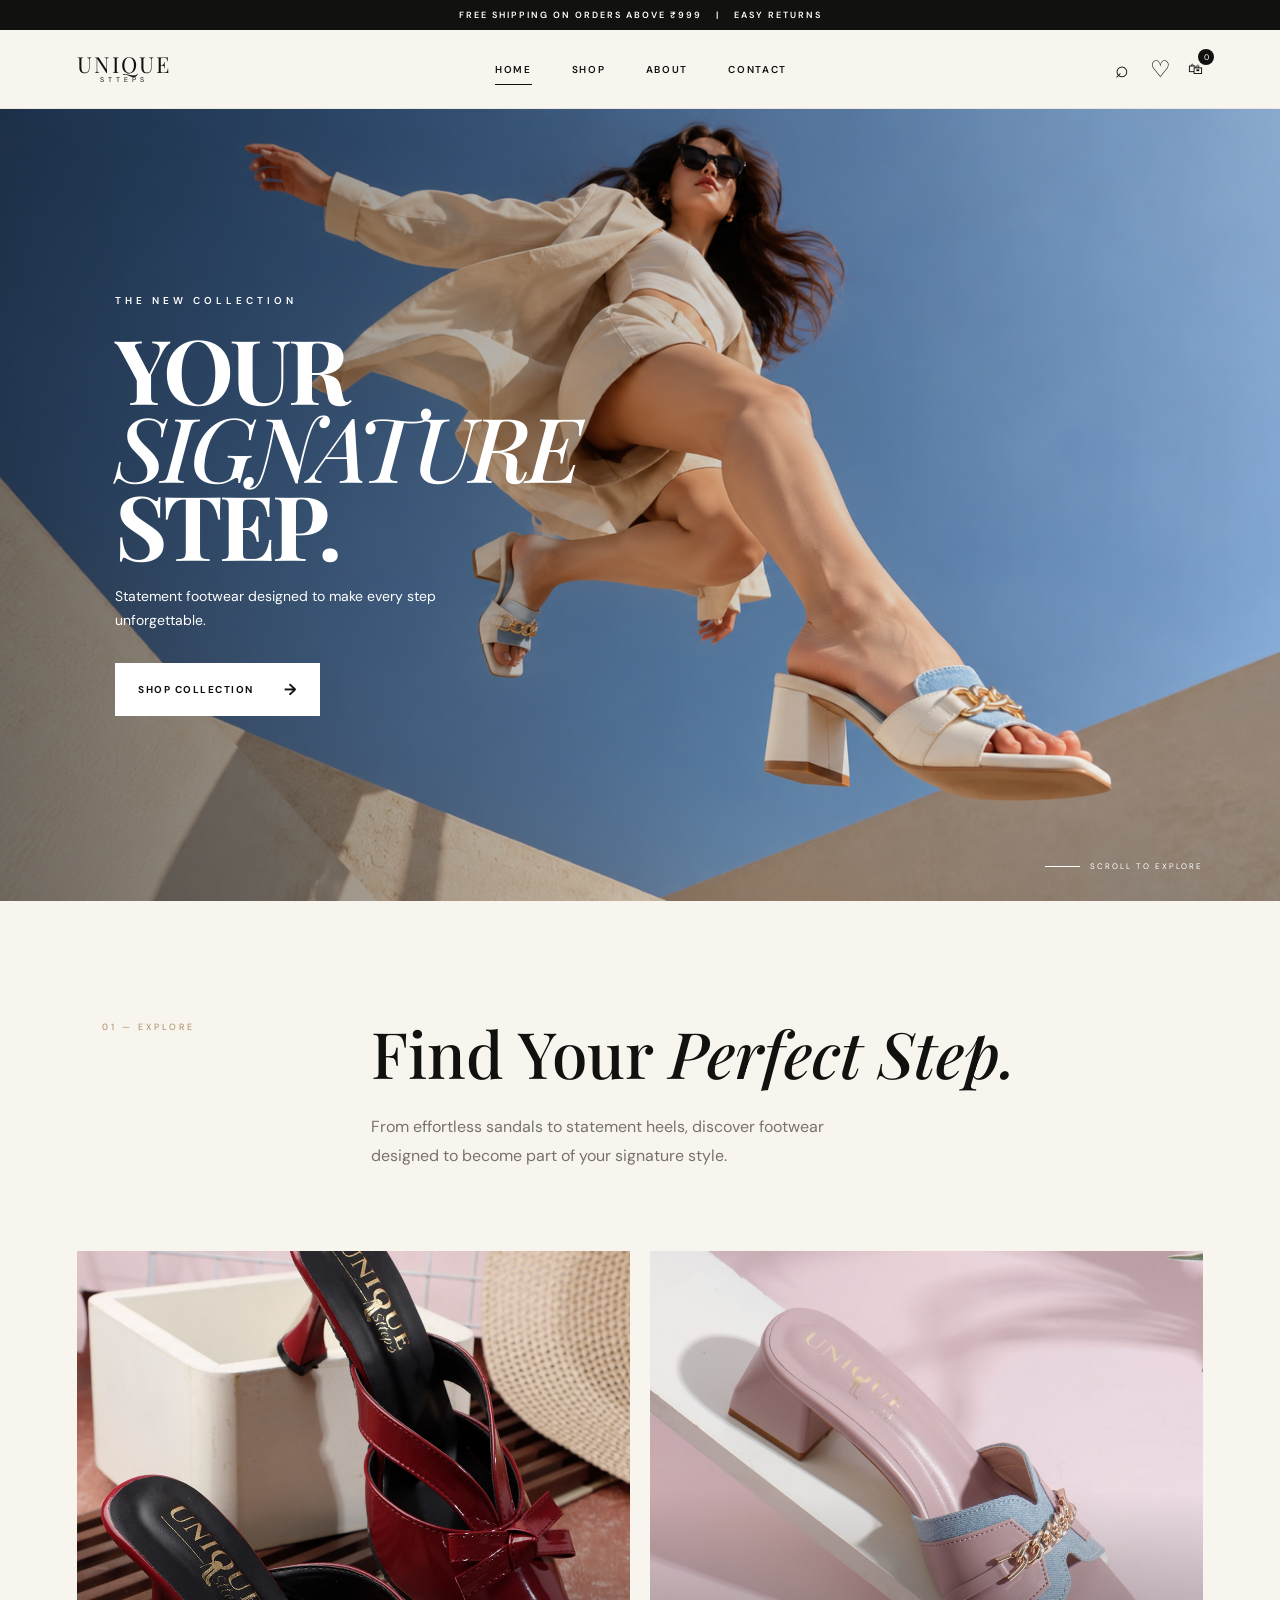
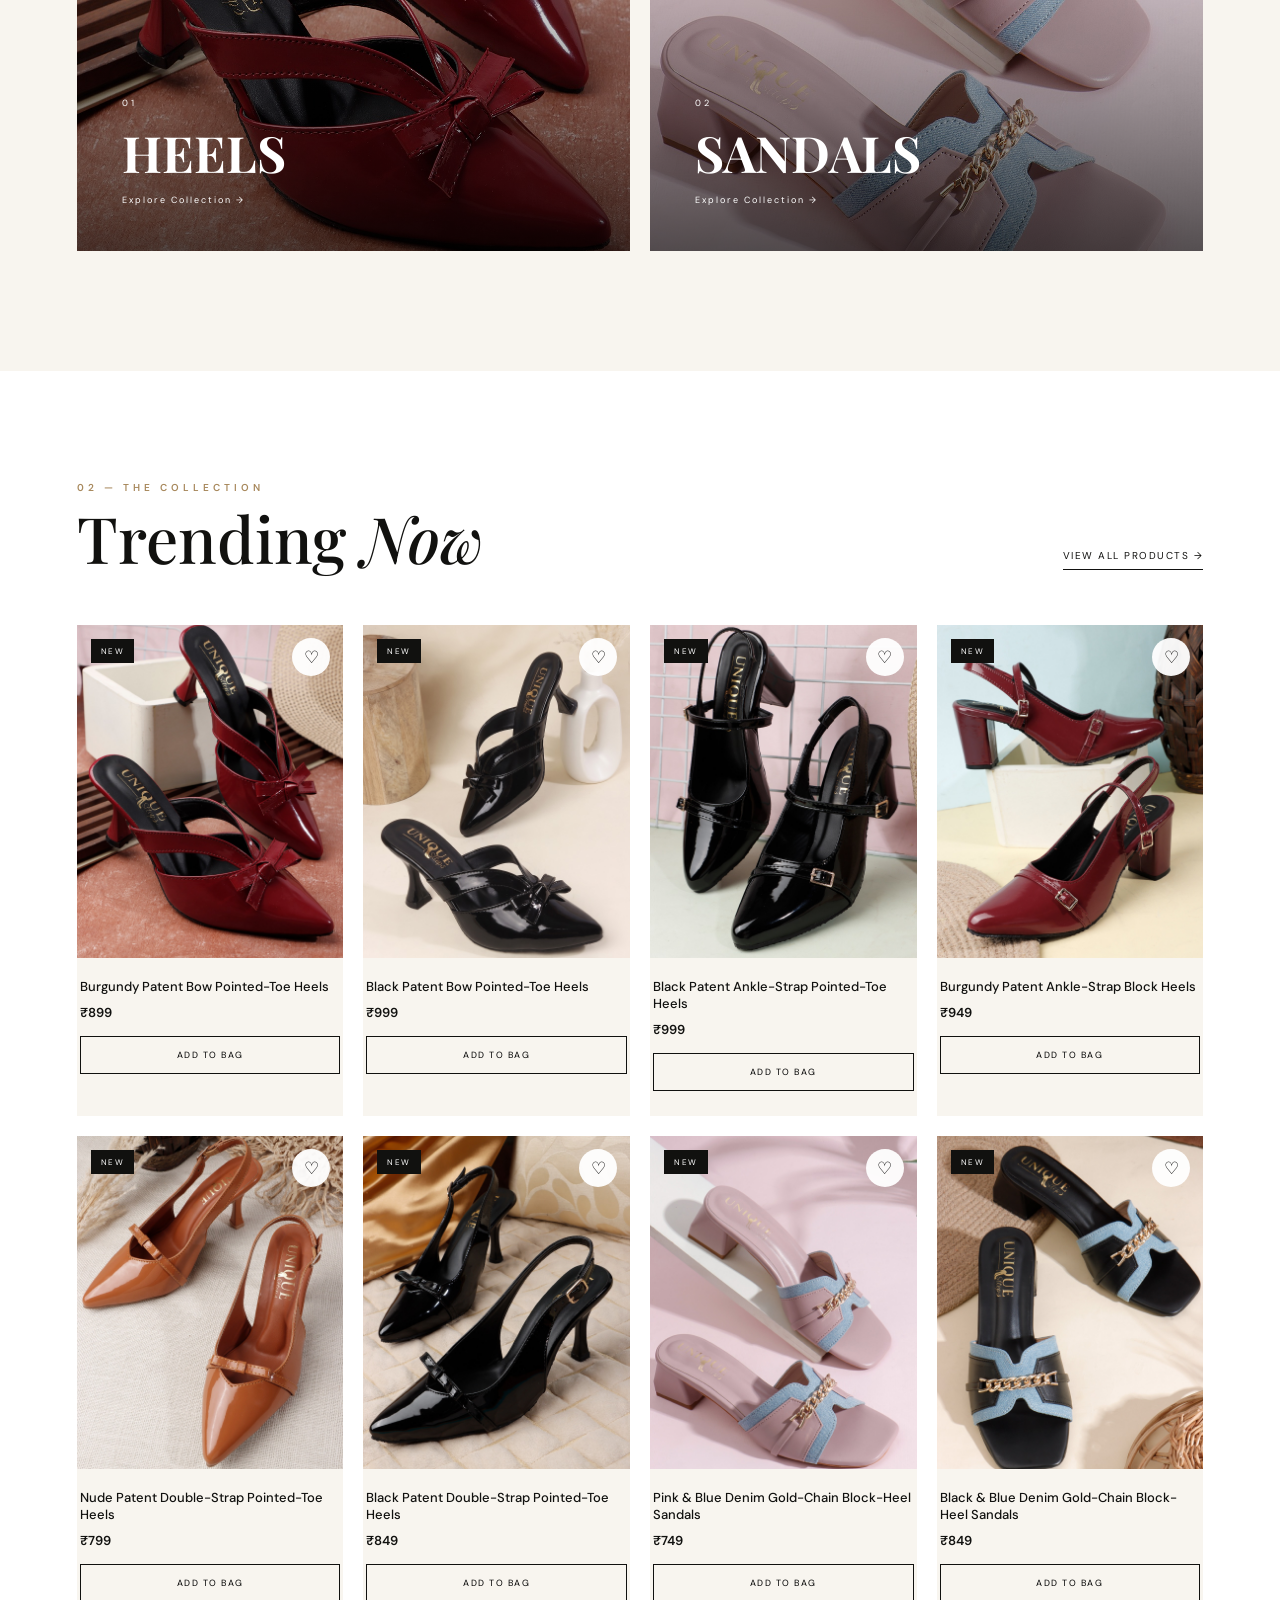
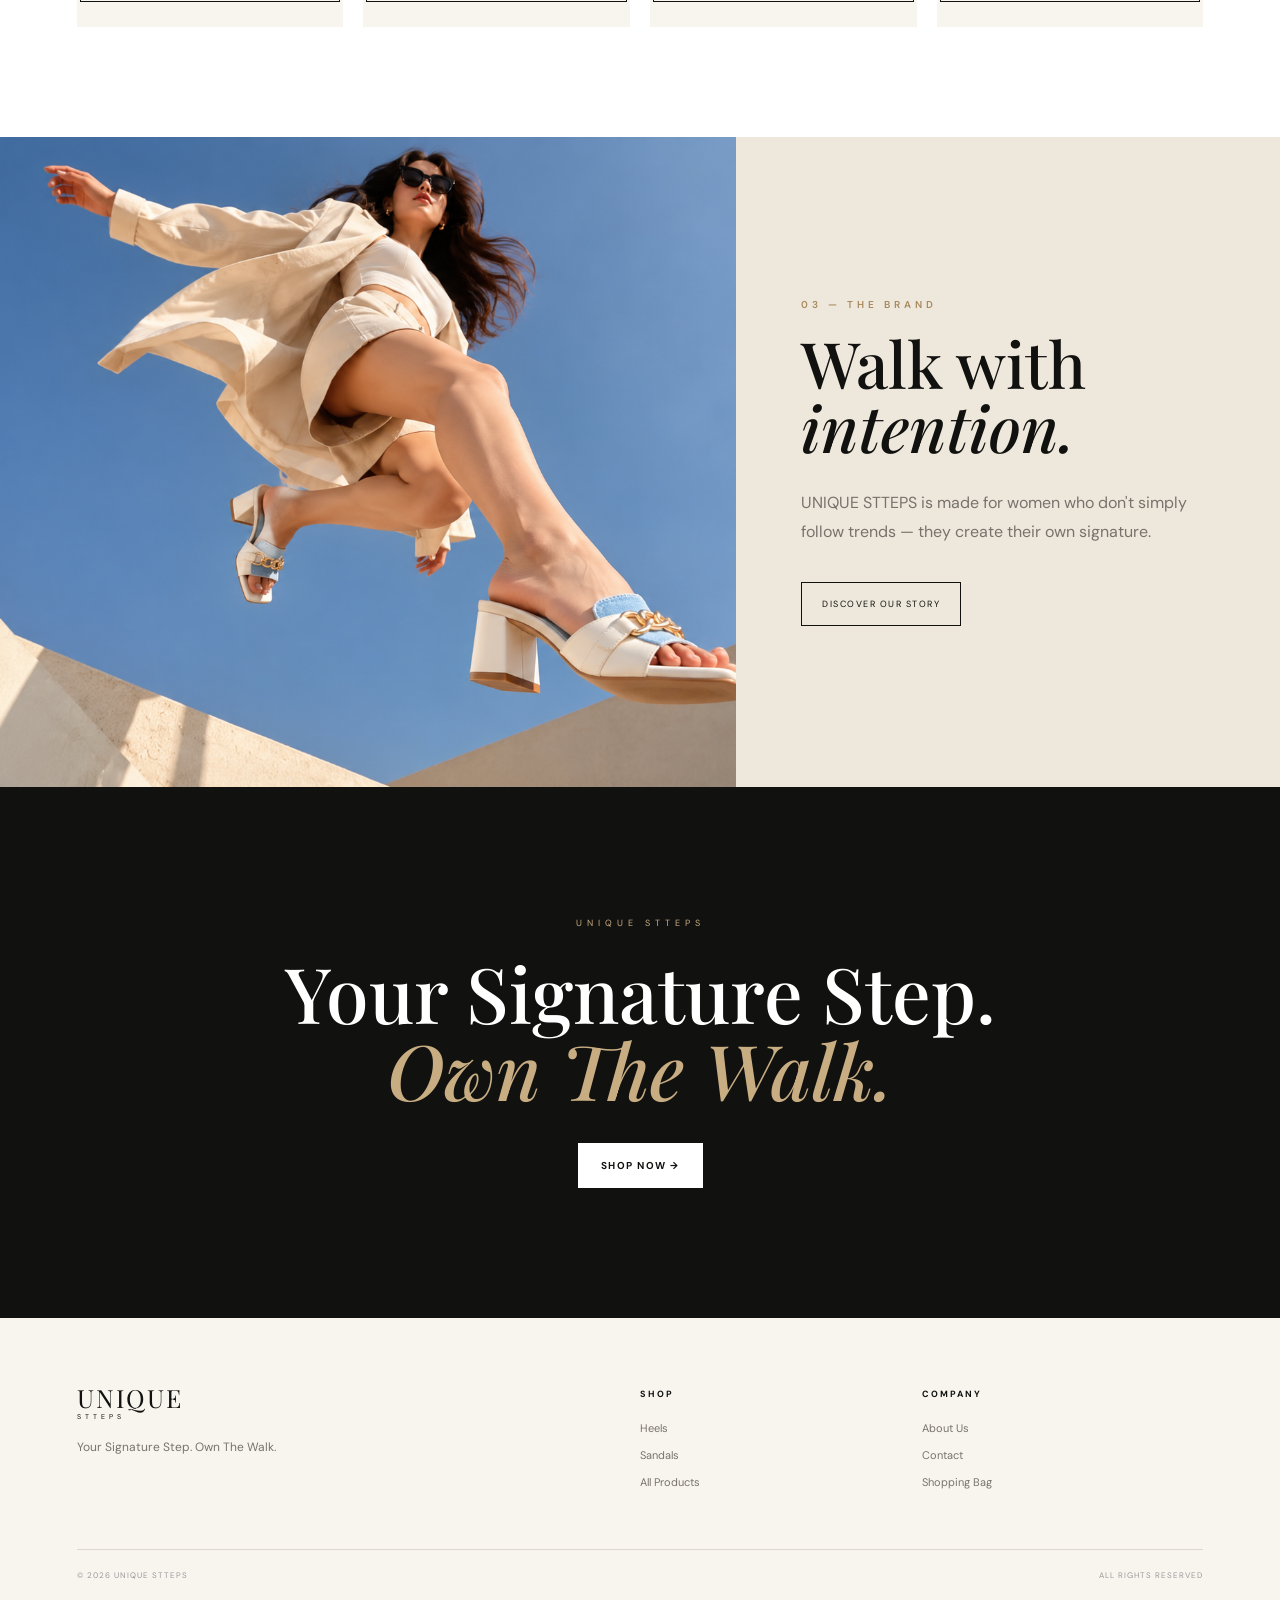
<file: index.html>
<!DOCTYPE html>
<html lang="en">
<head>
    <meta charset="UTF-8">
    <meta name="viewport" content="width=device-width, initial-scale=1.0">

    <title>UNIQUE STTEPS | Own The Walk</title>

    <link rel="stylesheet" href="style.css">

    <link rel="preconnect" href="https://fonts.googleapis.com">
    <link href="https://fonts.googleapis.com/css2?family=DM+Sans:wght@400;500;600;700&family=Playfair+Display:ital,wght@0,500;0,600;1,500;1,600&display=swap" rel="stylesheet">
</head>

<body>

<!-- TOP BAR -->
<div class="topbar">
    <span>FREE SHIPPING ON ORDERS ABOVE ₹999</span>
    <span class="topbar-hide">|</span>
    <span class="topbar-hide">EASY RETURNS</span>
</div>

<!-- NAVBAR -->
<header class="header">
    <nav class="nav">

        <a href="index.html" class="logo">
            UNIQUE
            <span>STTEPS</span>
        </a>

        <div class="navlinks">
            <a href="index.html" class="active">HOME</a>
            <a href="shop.html">SHOP</a>
            <a href="about.html">ABOUT</a>
            <a href="contact.html">CONTACT</a>
        </div>

        <div class="navicons">

            <button class="icon-btn" onclick="openSearch()" aria-label="Search">
                ⌕
            </button>

            <a href="wishlist.html" class="bag-icon">
    ♡
</a>

            <a href="cart.html" class="cart-icon">
                🛍
                <span id="cartCount">0</span>
            </a>

            <button class="mobile-menu" onclick="toggleMobileMenu()">
                ☰
            </button>

        </div>

    </nav>

    <div class="mobile-nav" id="mobileNav">
        <a href="index.html">HOME</a>
        <a href="shop.html">SHOP</a>
        <a href="about.html">ABOUT</a>
        <a href="contact.html">CONTACT</a>
    </div>
</header>


<!-- HERO -->
<section class="hero">

    <div class="hero-overlay"></div>

    <div class="hero-content">

        <p class="eyebrow">THE NEW COLLECTION</p>

        <h1>
            YOUR
            <br>
            <i>SIGNATURE</i>
            <br>
            STEP.
        </h1>

        <p class="hero-description">
            Statement footwear designed to make every step unforgettable.
        </p>

        <a href="shop.html" class="luxury-btn">
            SHOP COLLECTION
            <span>→</span>
        </a>

    </div>

    <div class="hero-scroll">
        <span></span>
        SCROLL TO EXPLORE
    </div>

</section>


<!-- INTRO -->
<section class="intro-section">

    <div class="section-label">01 — EXPLORE</div>

    <div class="intro-content">

        <h2>
            Find Your
            <em>Perfect Step.</em>
        </h2>

        <p>
            From effortless sandals to statement heels,
            discover footwear designed to become part of your signature style.
        </p>

    </div>

</section>


<!-- CATEGORIES -->
<section class="categories">

    <a href="shop.html?cat=heels" class="category-card">

        <img src="product-1.jpg" alt="Heels">

        <div class="category-overlay"></div>

        <div class="category-content">

            <span>01</span>

            <h3>HEELS</h3>

            <p>Explore Collection →</p>

        </div>

    </a>


    <a href="shop.html?cat=sandals" class="category-card">

      <img src="product-7.jpg" alt="Sandals">

        <div class="category-overlay"></div>

        <div class="category-content">

            <span>02</span>

            <h3>SANDALS</h3>

            <p>Explore Collection →</p>

        </div>

    </a>

</section>


<!-- FEATURED PRODUCTS -->
<section class="featured-section">

    <div class="section-heading">

        <div>

            <p class="eyebrow dark">02 — THE COLLECTION</p>

            <h2>Trending <em>Now</em></h2>

        </div>

        <a href="shop.html" class="text-link">
            VIEW ALL PRODUCTS →
        </a>

    </div>

    <div class="products" id="featuredProducts"></div>

</section>


<!-- EDITORIAL BANNER -->
<section class="editorial">

    <div class="editorial-image">
        <img src="hero-banner.png" alt="Unique Stteps Fashion">
    </div>

    <div class="editorial-content">

        <p class="eyebrow dark">03 — THE BRAND</p>

        <h2>
            Walk with
            <em>intention.</em>
        </h2>

        <p>
            UNIQUE STTEPS is made for women who don't simply follow
            trends — they create their own signature.
        </p>

        <a href="about.html" class="outline-btn">
            DISCOVER OUR STORY
        </a>

    </div>

</section>


<!-- BRAND STATEMENT -->
<section class="statement">

    <p>UNIQUE STTEPS</p>

    <h2>
        Your Signature Step.
        <br>
        <em>Own The Walk.</em>
    </h2>

    <a href="shop.html" class="luxury-btn light-btn">
        SHOP NOW →
    </a>

</section>


<!-- FOOTER -->
<footer>

    <div class="footer-top">

        <div class="footer-brand">

            <div class="footer-logo">
                UNIQUE
                <span>STTEPS</span>
            </div>

            <p>
                Your Signature Step. Own The Walk.
            </p>

        </div>


        <div class="footer-column">

            <h4>SHOP</h4>

            <a href="shop.html?cat=heels">Heels</a>
            <a href="shop.html?cat=sandals">Sandals</a>
            <a href="shop.html">All Products</a>

        </div>


        <div class="footer-column">

            <h4>COMPANY</h4>

            <a href="about.html">About Us</a>
            <a href="contact.html">Contact</a>
            <a href="cart.html">Shopping Bag</a>

        </div>

    </div>


    <div class="footer-bottom">

        <span>© 2026 UNIQUE STTEPS</span>

        <span>ALL RIGHTS RESERVED</span>

    </div>

</footer>


<!-- SEARCH -->
<div class="search-overlay" id="searchBox">

    <button class="search-close" onclick="closeSearch()">×</button>

    <div class="search-inner">

        <span>SEARCH</span>

        <input
            type="text"
            id="searchInput"
            placeholder="Search heels, sandals..."
        >

        <div id="searchResults"></div>

    </div>

</div>


<script src="script.js"></script>

</body>
</html>
</file>
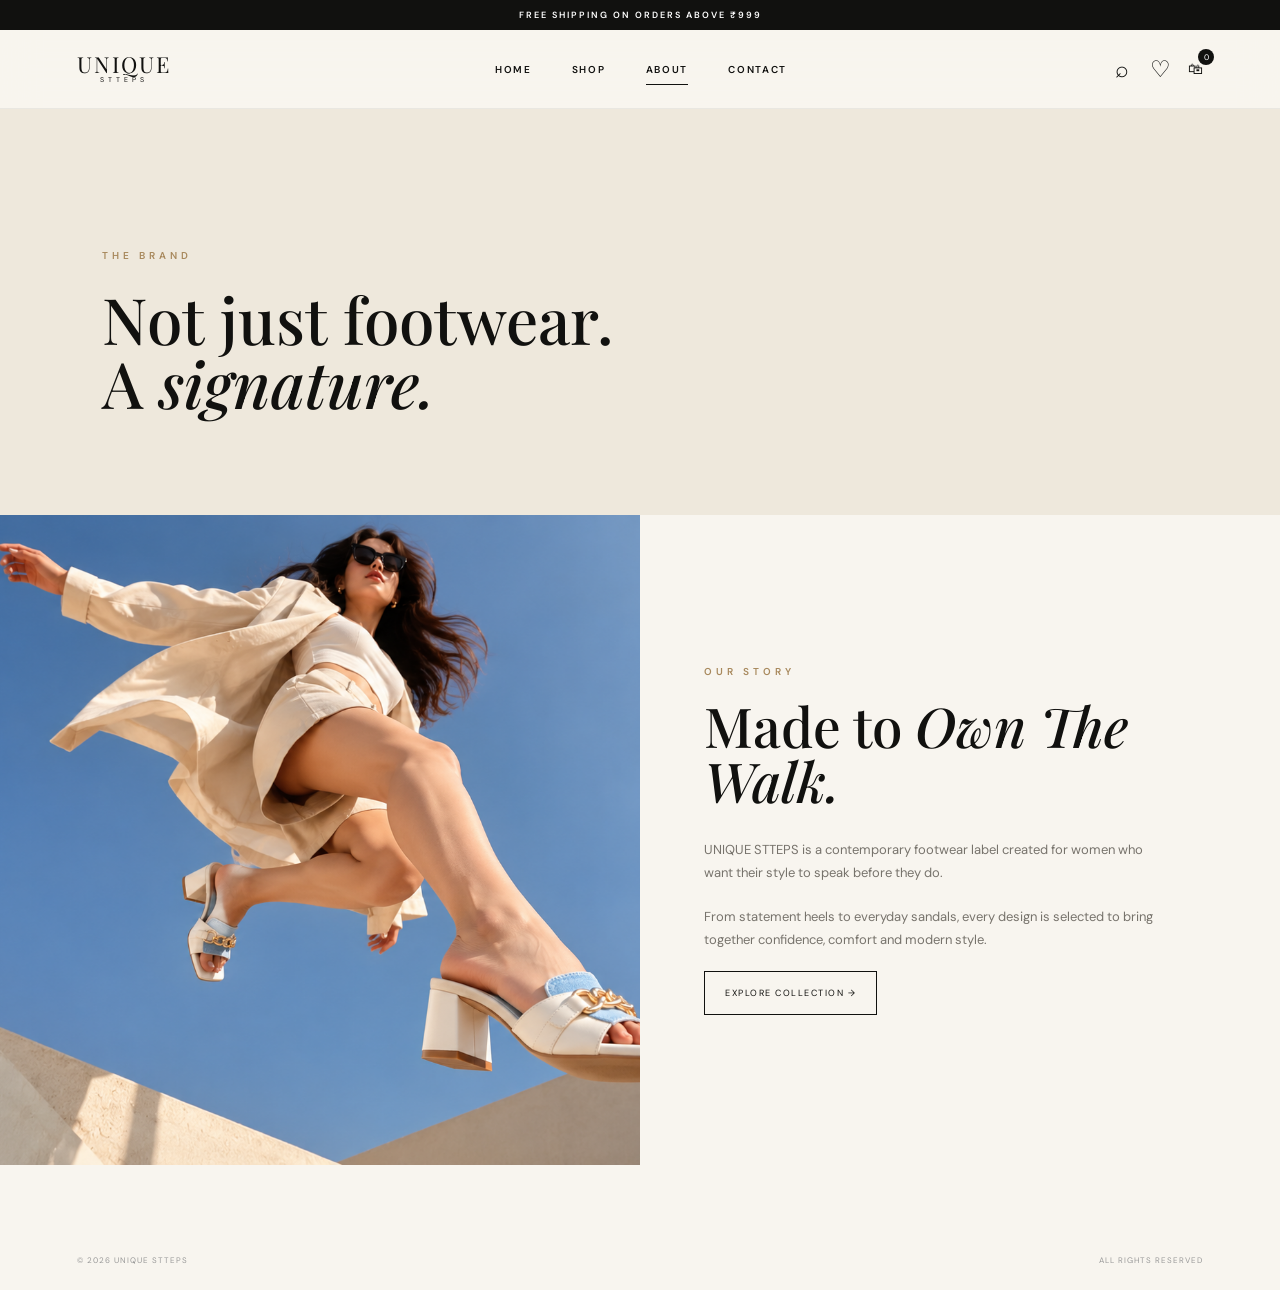
<file: about.html>
<!DOCTYPE html>
<html lang="en">

<head>

<meta charset="UTF-8">
<meta name="viewport" content="width=device-width, initial-scale=1.0">

<title>About | UNIQUE STTEPS</title>

<link rel="stylesheet" href="style.css">

<link rel="preconnect" href="https://fonts.googleapis.com">
<link href="https://fonts.googleapis.com/css2?family=DM+Sans:wght@400;500;600;700&family=Playfair+Display:ital,wght@0,500;0,600;1,500;1,600&display=swap" rel="stylesheet">

</head>

<body>

<div class="topbar">
FREE SHIPPING ON ORDERS ABOVE ₹999
</div>

<header class="header">

<nav class="nav">

<a href="index.html" class="logo">
UNIQUE
<span>STTEPS</span>
</a>

<div class="navlinks">

<a href="index.html">HOME</a>
<a href="shop.html">SHOP</a>
<a href="about.html" class="active">ABOUT</a>
<a href="contact.html">CONTACT</a>

</div>

<div class="navicons">

      <button class="icon-btn" onclick="openSearch()" aria-label="Search">
                ⌕
            </button>

            <a href="wishlist.html" class="bag-icon">
    ♡
</a>

<a href="cart.html" class="cart-icon">
🛍 <span id="cartCount">0</span>
</a>

</div>

</nav>

</header>


<main>

<section class="about-hero">

<p class="eyebrow dark">THE BRAND</p>

<h1>
Not just footwear.
<br>
A <em>signature.</em>
</h1>

</section>


<section class="about-grid">

<div class="about-image">
<img src="hero-banner.png" alt="UNIQUE STTEPS">
</div>

<div class="about-copy">

<p class="eyebrow dark">OUR STORY</p>

<h2>
Made to
<em>Own The Walk.</em>
</h2>

<p>
UNIQUE STTEPS is a contemporary footwear label created
for women who want their style to speak before they do.
</p>

<p>
From statement heels to everyday sandals, every design is
selected to bring together confidence, comfort and modern style.
</p>

<a href="shop.html" class="outline-btn">
EXPLORE COLLECTION →
</a>

</div>

</section>

</main>


<footer>

<div class="footer-bottom">
<span>© 2026 UNIQUE STTEPS</span>
<span>ALL RIGHTS RESERVED</span>
</div>

</footer>


<script src="script.js"></script>

</body>
</html>
</file>
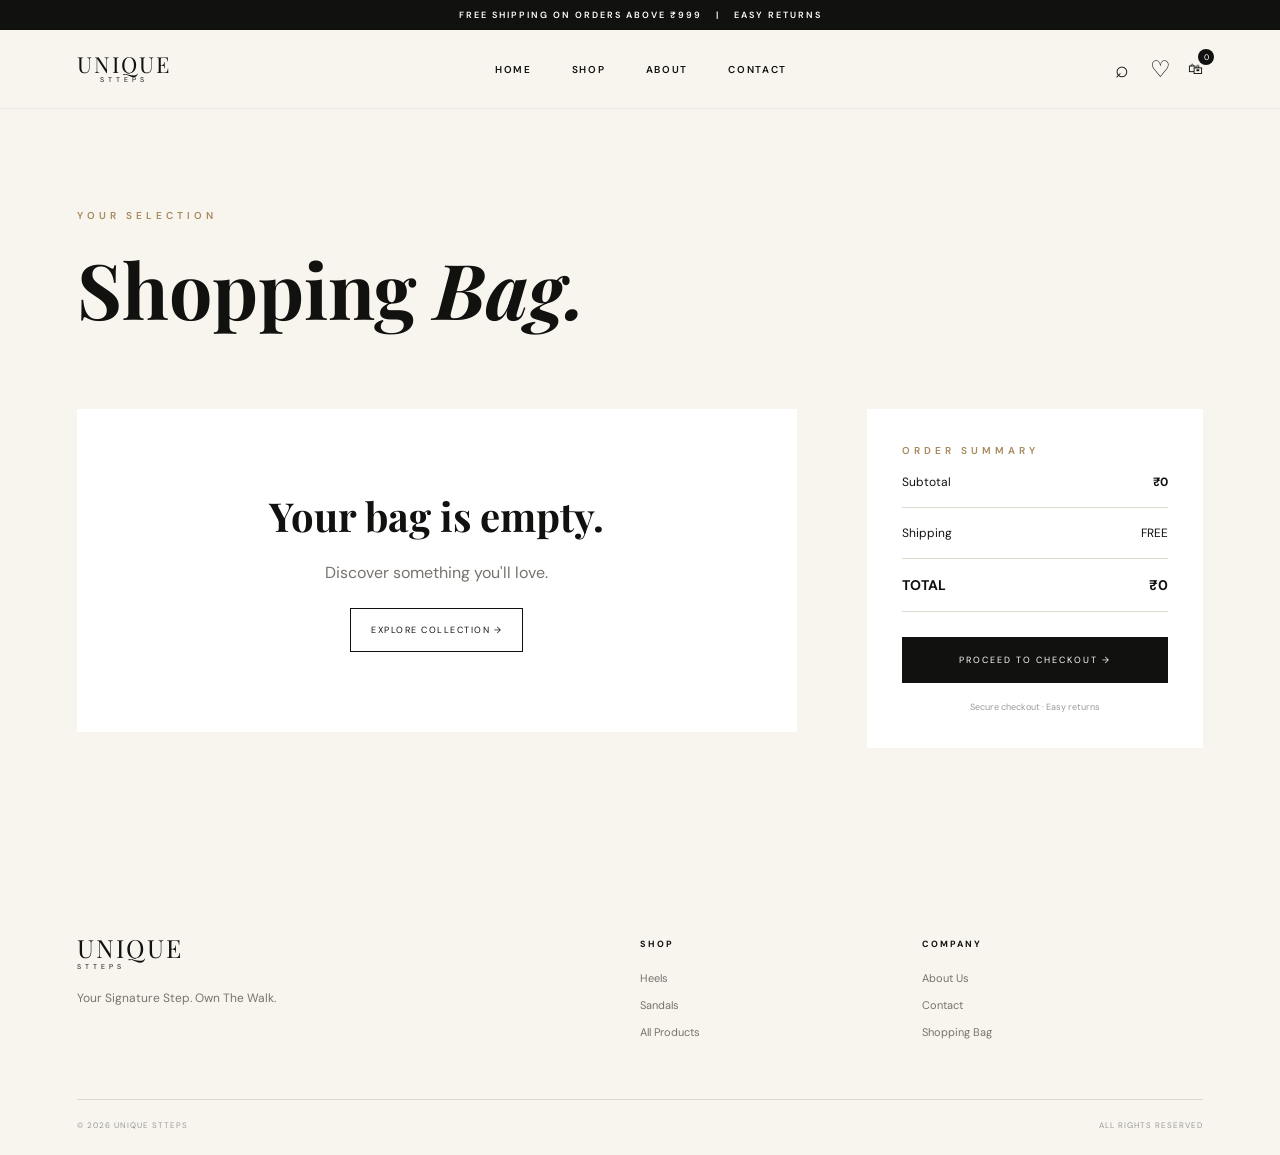
<file: cart.html>
<!DOCTYPE html>
<html lang="en">

<head>

<meta charset="UTF-8">
<meta name="viewport" content="width=device-width, initial-scale=1.0">

<title>Shopping Bag | UNIQUE STTEPS</title>

<link rel="stylesheet" href="style.css">

<link rel="preconnect" href="https://fonts.googleapis.com">
<link href="https://fonts.googleapis.com/css2?family=DM+Sans:wght@400;500;600;700&family=Playfair+Display:ital,wght@0,500;0,600;1,500;1,600&display=swap" rel="stylesheet">

</head>

<body>


<!-- TOP BAR -->

<div class="topbar">
    <span>FREE SHIPPING ON ORDERS ABOVE ₹999</span>
    <span class="topbar-hide">|</span>
    <span class="topbar-hide">EASY RETURNS</span>
</div>


<!-- HEADER -->

<header class="header">

    <nav class="nav">

        <!-- LOGO -->

        <a href="index.html" class="logo">
            UNIQUE
            <span>STTEPS</span>
        </a>


        <!-- NAVIGATION -->

        <div class="navlinks">

            <a href="index.html">
                HOME
            </a>

            <a href="shop.html">
                SHOP
            </a>

            <a href="about.html">
                ABOUT
            </a>

            <a href="contact.html">
                CONTACT
            </a>

        </div>


        <!-- RIGHT SIDE ICONS -->

        <div class="navicons">

            <!-- SEARCH -->

            <button
                class="icon-btn"
                onclick="openSearch()"
                aria-label="Search"
            >
                ⌕
            </button>


            <!-- WISHLIST -->

            <a href="wishlist.html" class="bag-icon">
    ♡
</a>


            <!-- SHOPPING BAG -->

            <a
                href="cart.html"
                class="cart-icon"
                aria-label="Shopping Bag"
            >
                🛍
                <span id="cartCount">0</span>
            </a>

        </div>

    </nav>

</header>



<!-- CART PAGE -->

<main class="cart-page">


    <!-- PAGE HEADING -->

    <div class="page-intro">

        <p class="eyebrow dark">
            YOUR SELECTION
        </p>

        <h1>
            Shopping <em>Bag.</em>
        </h1>

    </div>



    <!-- CART CONTENT -->

    <div class="cart-layout">


        <!-- CART PRODUCTS -->

        <div id="cartItems"></div>



        <!-- ORDER SUMMARY -->

        <aside class="cart-summary">

            <p class="eyebrow dark">
                ORDER SUMMARY
            </p>


            <div class="summary-line">

                <span>
                    Subtotal
                </span>

                <strong id="subtotal">
                    ₹0
                </strong>

            </div>


            <div class="summary-line">

                <span>
                    Shipping
                </span>

                <span>
                    FREE
                </span>

            </div>


            <div class="summary-total">

                <span>
                    TOTAL
                </span>

                <strong id="total">
                    ₹0
                </strong>

            </div>


            <button
                class="checkout-btn"
                onclick="checkout()"
            >
                PROCEED TO CHECKOUT →
            </button>


            <p class="secure-text">
                Secure checkout · Easy returns
            </p>

        </aside>

    </div>

</main>



<!-- FOOTER -->

<footer>

    <div class="footer-top">

        <div class="footer-brand">

            <div class="footer-logo">
                UNIQUE
                <span>STTEPS</span>
            </div>

            <p>
                Your Signature Step. Own The Walk.
            </p>

        </div>


        <div class="footer-column">

            <h4>
                SHOP
            </h4>

            <a href="shop.html?cat=heels">
                Heels
            </a>

            <a href="shop.html?cat=sandals">
                Sandals
            </a>

            <a href="shop.html">
                All Products
            </a>

        </div>


        <div class="footer-column">

            <h4>
                COMPANY
            </h4>

            <a href="about.html">
                About Us
            </a>

            <a href="contact.html">
                Contact
            </a>

            <a href="cart.html">
                Shopping Bag
            </a>

        </div>

    </div>


    <div class="footer-bottom">

        <span>
            © 2026 UNIQUE STTEPS
        </span>

        <span>
            ALL RIGHTS RESERVED
        </span>

    </div>

</footer>



<!-- SEARCH POPUP -->

<!-- Abhi ye existing JS ke saath kaam karega -->

<div
    class="search-overlay"
    id="searchBox"
>

    <button
        class="search-close"
        onclick="closeSearch()"
    >
        ×
    </button>


    <div class="search-inner">

        <span>
            SEARCH
        </span>

        <input
            type="text"
            id="searchInput"
            placeholder="Search heels, sandals..."
        >


        <div id="searchResults"></div>

    </div>

</div>



<!-- JAVASCRIPT -->

<script src="script.js"></script>

</body>

</html>
</file>
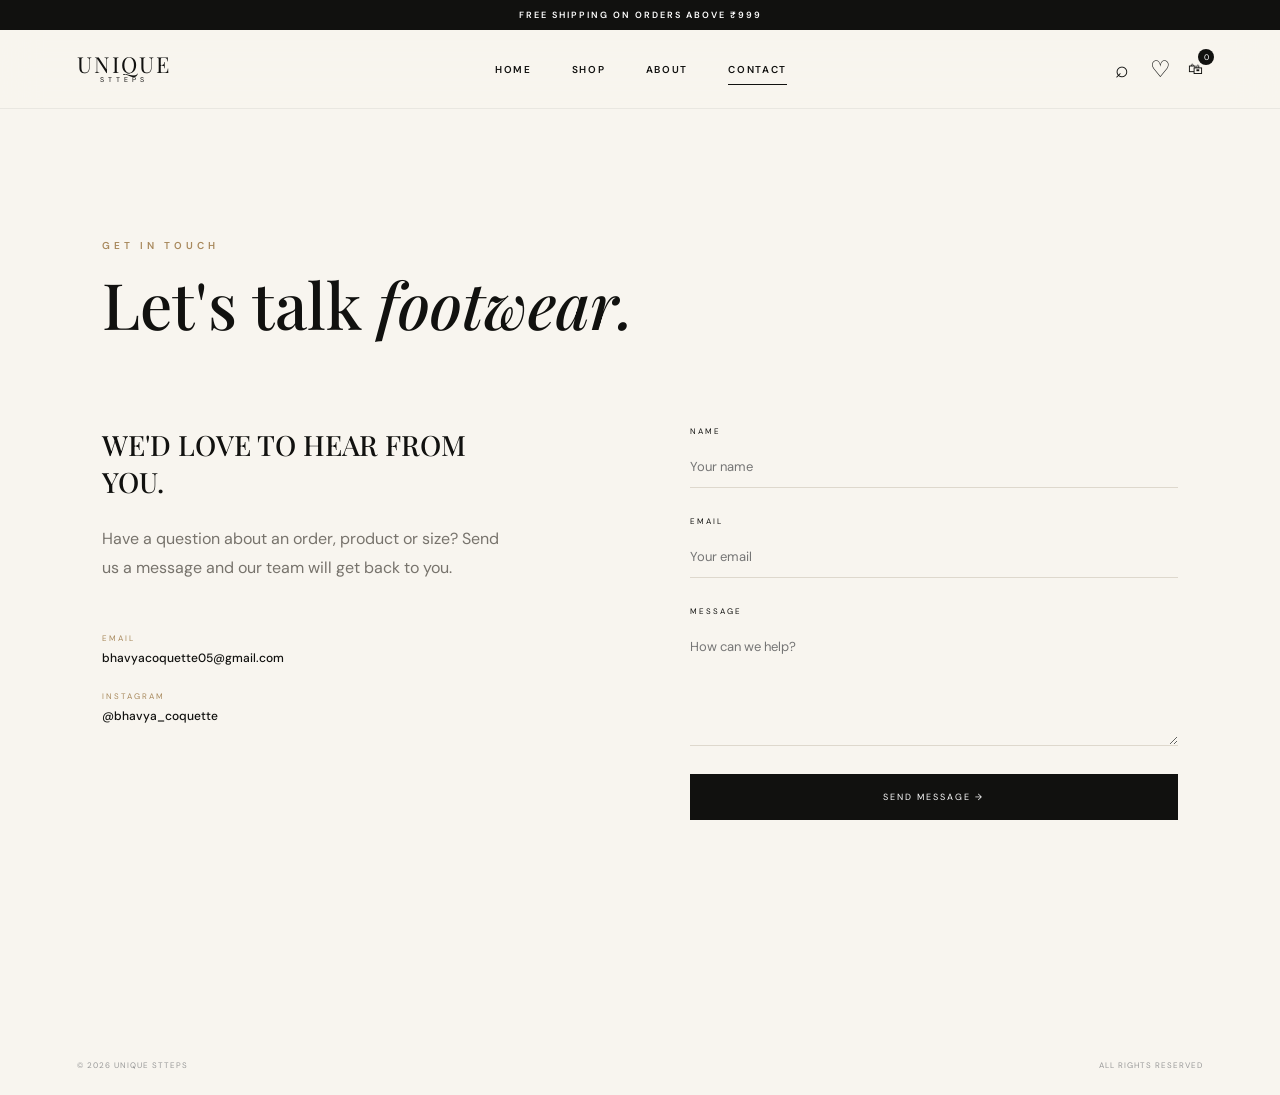
<file: contact.html>
<!DOCTYPE html>
<html lang="en">

<head>

<meta charset="UTF-8">
<meta name="viewport" content="width=device-width, initial-scale=1.0">

<title>Contact | UNIQUE STTEPS</title>

<link rel="stylesheet" href="style.css">

<link rel="preconnect" href="https://fonts.googleapis.com">
<link href="https://fonts.googleapis.com/css2?family=DM+Sans:wght@400;500;600;700&family=Playfair+Display:ital,wght@0,500;0,600;1,500;1,600&display=swap" rel="stylesheet">

</head>

<body>

<div class="topbar">
FREE SHIPPING ON ORDERS ABOVE ₹999
</div>

<header class="header">

<nav class="nav">

<a href="index.html" class="logo">
UNIQUE
<span>STTEPS</span>
</a>

<div class="navlinks">

<a href="index.html">HOME</a>
<a href="shop.html">SHOP</a>
<a href="about.html">ABOUT</a>
<a href="contact.html" class="active">CONTACT</a>

</div>

<div class="navicons">

      <button class="icon-btn" onclick="openSearch()" aria-label="Search">
                ⌕
            </button>

            <a href="wishlist.html" class="bag-icon">
    ♡
</a>

<a href="cart.html" class="cart-icon">
🛍 <span id="cartCount">0</span>
</a>

</div>

</nav>

</header>


<main class="contact-page">

<div class="contact-heading">

<p class="eyebrow dark">GET IN TOUCH</p>

<h1>
Let's talk
<em>footwear.</em>
</h1>

</div>


<div class="contact-grid">

<div class="contact-info">

<h3>WE'D LOVE TO HEAR FROM YOU.</h3>

<p>
Have a question about an order, product or size?
Send us a message and our team will get back to you.
</p>

<div class="contact-detail">
<span>EMAIL</span>
<strong>bhavyacoquette05@gmail.com</strong>
</div>

<div class="contact-detail">
<span>INSTAGRAM</span>
<strong>@bhavya_coquette</strong>
</div>

</div>


<form class="contact-form" onsubmit="submitContact(event)">

<label>
NAME
<input type="text" required placeholder="Your name">
</label>

<label>
EMAIL
<input type="email" required placeholder="Your email">
</label>

<label>
MESSAGE
<textarea required placeholder="How can we help?"></textarea>
</label>

<button type="submit" class="checkout-btn">
SEND MESSAGE →
</button>

</form>

</div>

</main>


<footer>

<div class="footer-bottom">
<span>© 2026 UNIQUE STTEPS</span>
<span>ALL RIGHTS RESERVED</span>
</div>

</footer>


<script src="script.js"></script>

</body>
</html>
</file>
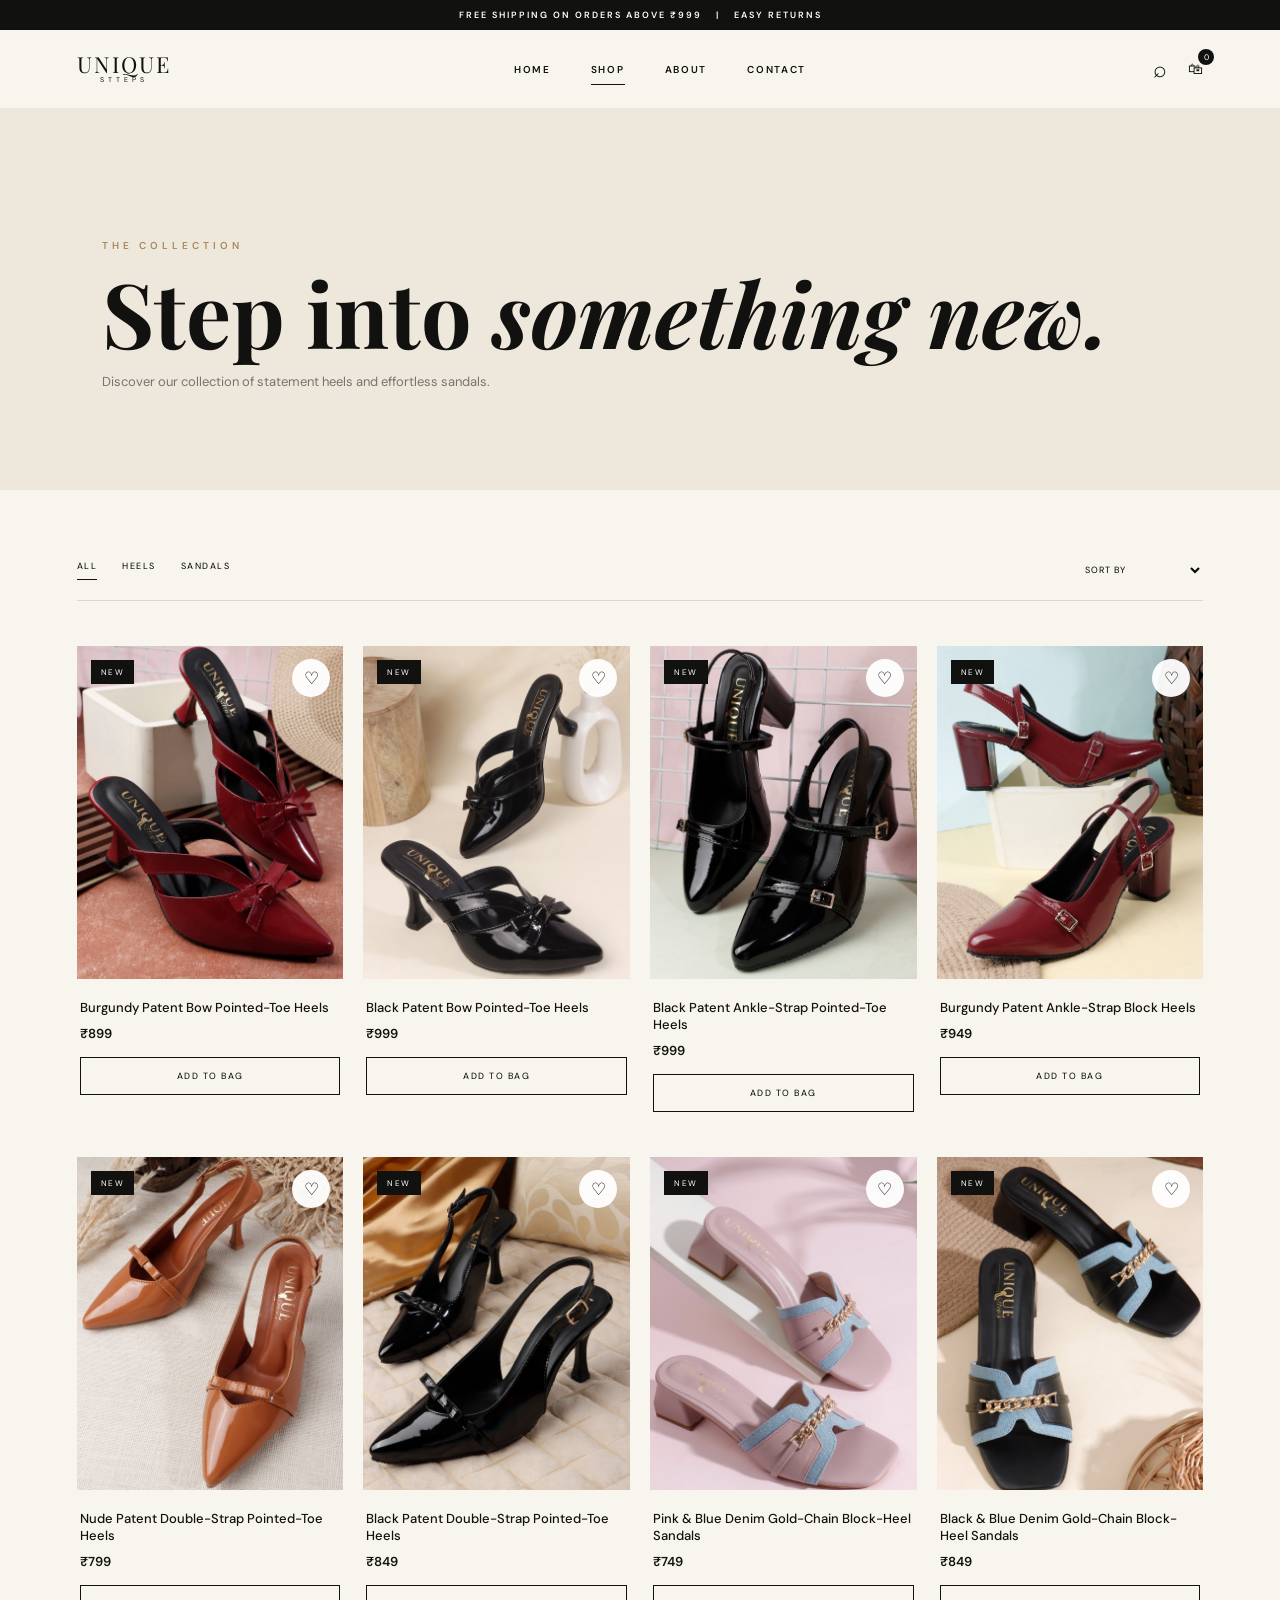
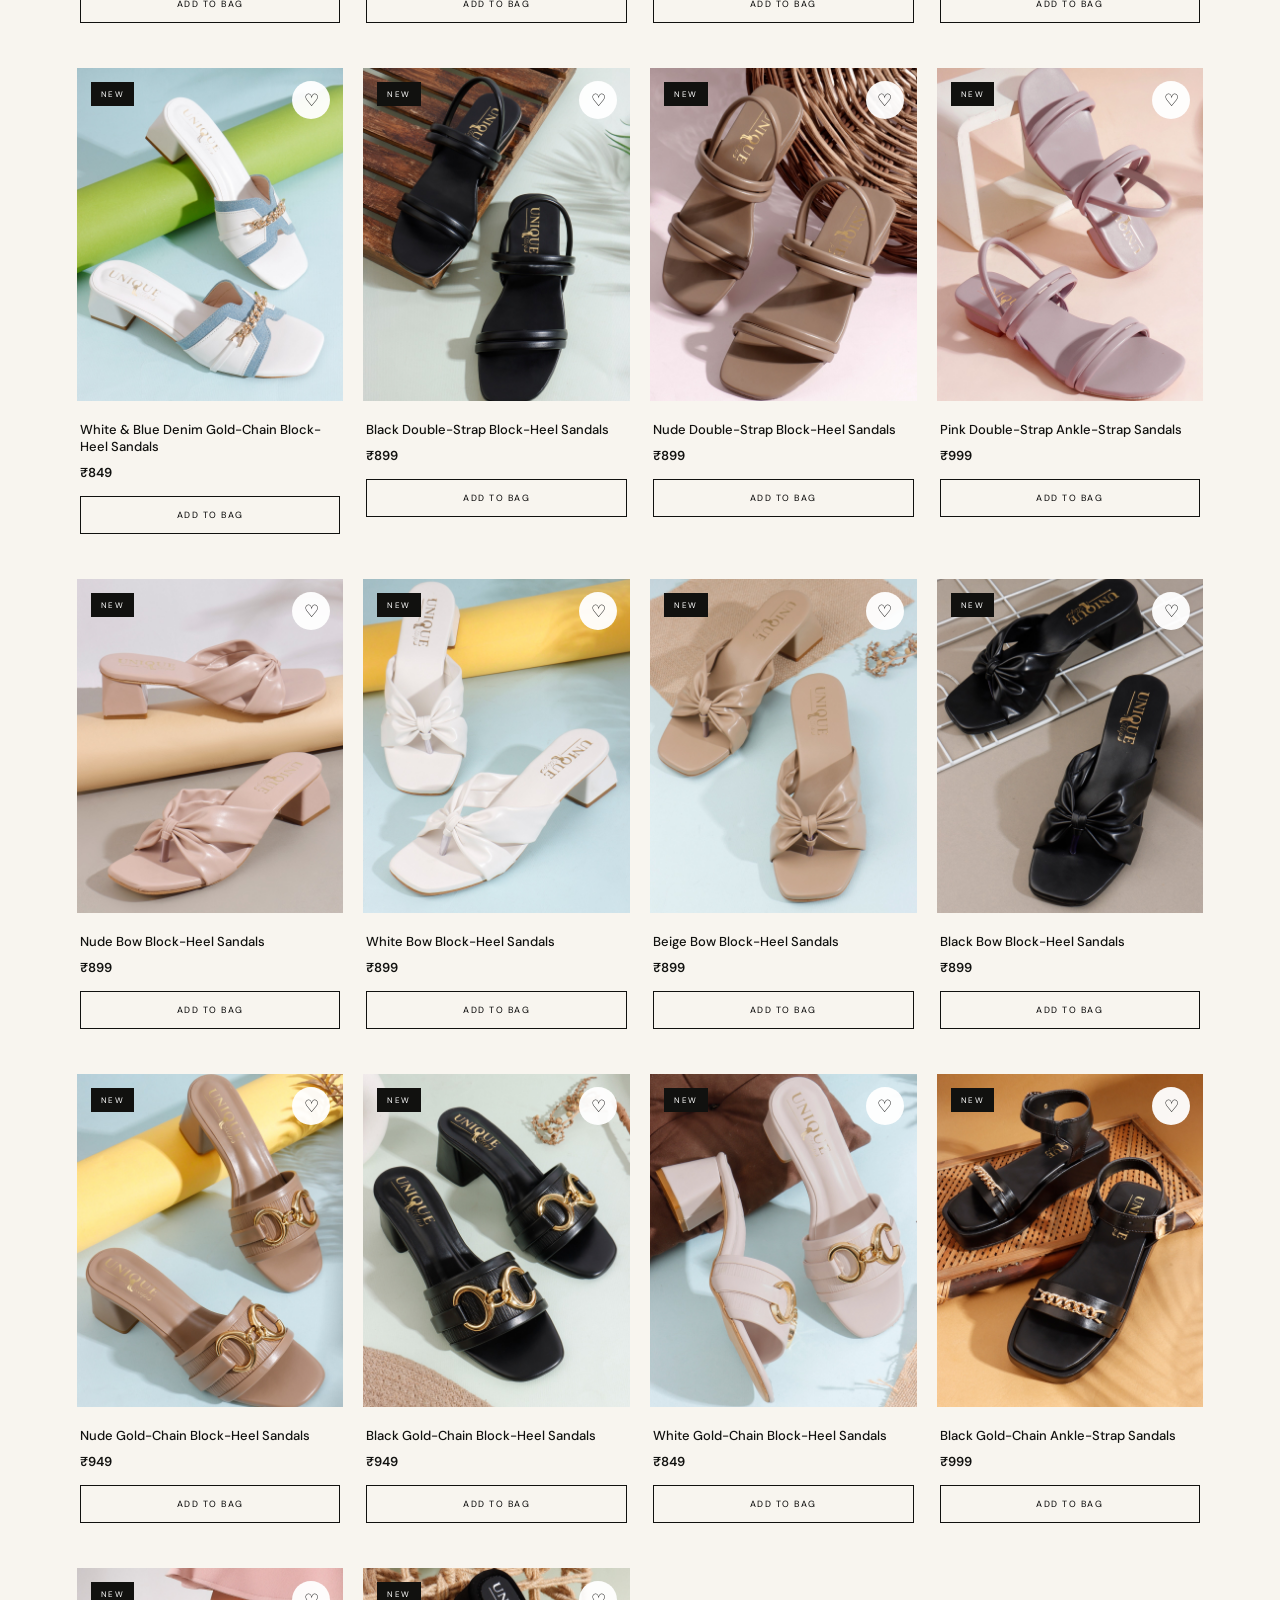
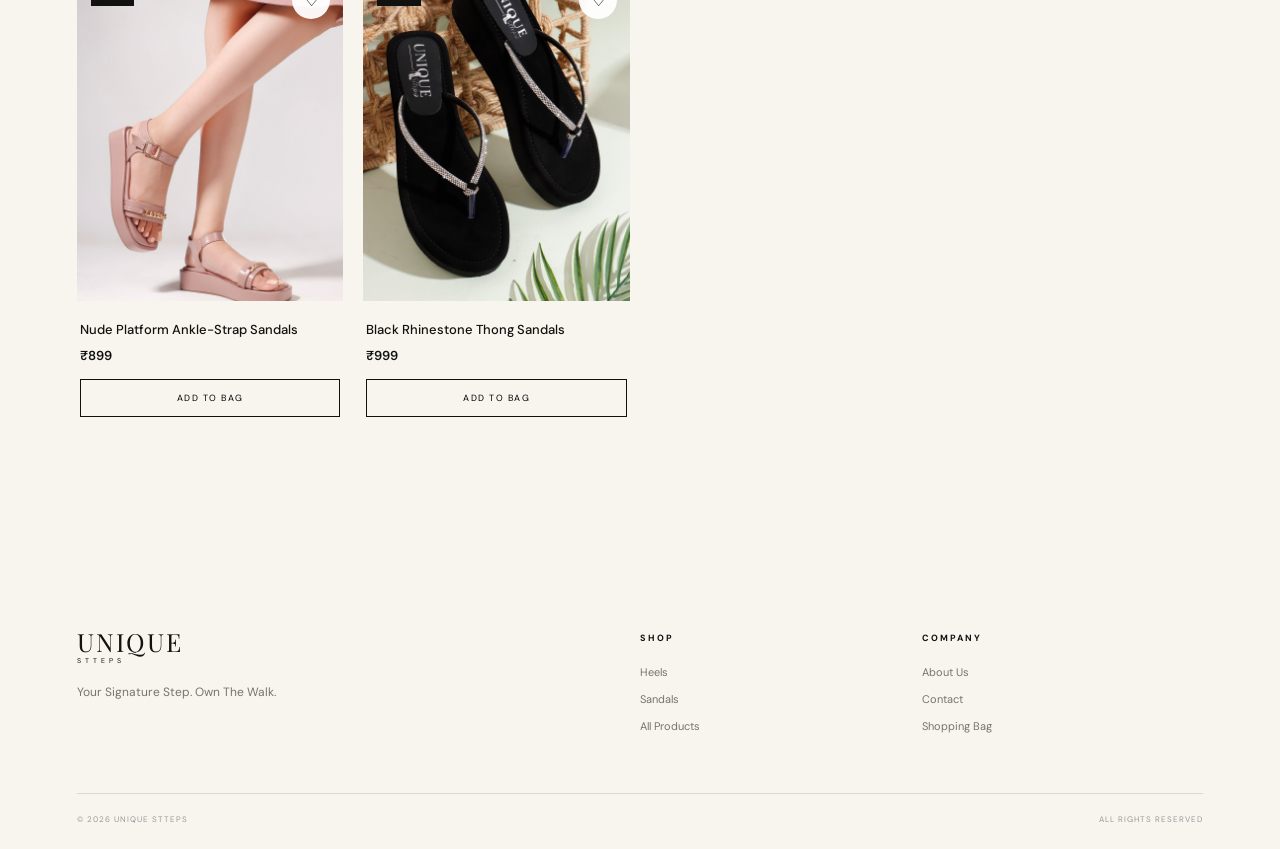
<file: shop.html>
<!DOCTYPE html>
<html lang="en">

<head>

<meta charset="UTF-8">
<meta name="viewport" content="width=device-width, initial-scale=1.0">

<title>Shop | UNIQUE STTEPS</title>

<link rel="stylesheet" href="style.css">

<link rel="preconnect" href="https://fonts.googleapis.com">
<link href="https://fonts.googleapis.com/css2?family=DM+Sans:wght@400;500;600;700&family=Playfair+Display:ital,wght@0,500;0,600;1,500;1,600&display=swap" rel="stylesheet">

</head>

<body>

<div class="topbar">
    <span>FREE SHIPPING ON ORDERS ABOVE ₹999</span>
    <span class="topbar-hide">|</span>
    <span class="topbar-hide">EASY RETURNS</span>
</div>

<header class="header">

<nav class="nav">

<a href="index.html" class="logo">
UNIQUE
<span>STTEPS</span>
</a>

<div class="navlinks">
<a href="index.html">HOME</a>
<a href="shop.html" class="active">SHOP</a>
<a href="about.html">ABOUT</a>
<a href="contact.html">CONTACT</a>
</div>

<div class="navicons">

<button class="icon-btn" onclick="openSearch()">⌕</button>

<a href="cart.html" class="cart-icon">
🛍 <span id="cartCount">0</span>
</a>

<button class="mobile-menu" onclick="toggleMobileMenu()">☰</button>

</div>

</nav>

<div class="mobile-nav" id="mobileNav">
<a href="index.html">HOME</a>
<a href="shop.html">SHOP</a>
<a href="about.html">ABOUT</a>
<a href="contact.html">CONTACT</a>
</div>

</header>


<section class="shop-hero">

<p class="eyebrow dark">THE COLLECTION</p>

<h1>
Step into
<em>something new.</em>
</h1>

<p>Discover our collection of statement heels and effortless sandals.</p>

</section>


<section class="shop-section">

<div class="shop-toolbar">

<div class="filters">

<button class="filter-btn active" onclick="filterProducts('all', this)">
ALL
</button>

<button class="filter-btn" onclick="filterProducts('heels', this)">
HEELS
</button>

<button class="filter-btn" onclick="filterProducts('sandals', this)">
SANDALS
</button>

</div>


<select id="sortSelect" onchange="sortProducts(this.value)">

<option value="default">SORT BY</option>
<option value="low">PRICE: LOW TO HIGH</option>
<option value="high">PRICE: HIGH TO LOW</option>
<option value="az">NAME: A–Z</option>

</select>

</div>


<div class="products shop-products" id="shopProducts"></div>

</section>


<footer>

<div class="footer-top">

<div class="footer-brand">

<div class="footer-logo">
UNIQUE
<span>STTEPS</span>
</div>

<p>Your Signature Step. Own The Walk.</p>

</div>

<div class="footer-column">

<h4>SHOP</h4>

<a href="shop.html?cat=heels">Heels</a>
<a href="shop.html?cat=sandals">Sandals</a>
<a href="shop.html">All Products</a>

</div>

<div class="footer-column">

<h4>COMPANY</h4>

<a href="about.html">About Us</a>
<a href="contact.html">Contact</a>
<a href="cart.html">Shopping Bag</a>

</div>

</div>

<div class="footer-bottom">
<span>© 2026 UNIQUE STTEPS</span>
<span>ALL RIGHTS RESERVED</span>
</div>

</footer>


<div class="search-overlay" id="searchBox">

<button class="search-close" onclick="closeSearch()">×</button>

<div class="search-inner">

<span>SEARCH</span>

<input type="text" id="searchInput" placeholder="Search heels, sandals...">

<div id="searchResults"></div>

</div>

</div>


<script src="script.js"></script>

</body>
</html>
</file>
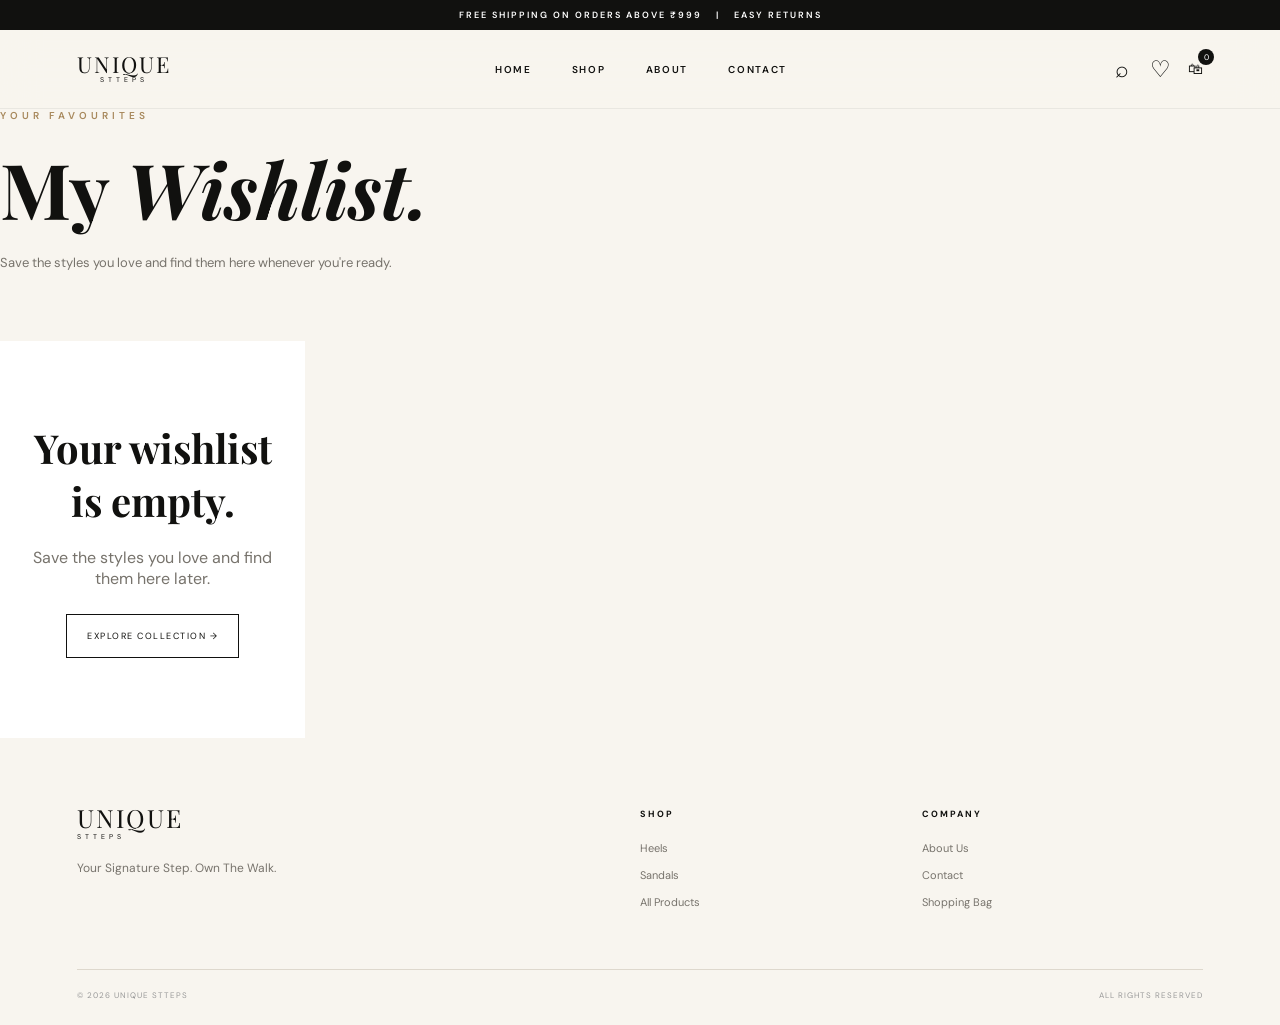
<file: wishlist.html>
<!DOCTYPE html>
<html lang="en">

<head>

    <meta charset="UTF-8">
    <meta name="viewport" content="width=device-width, initial-scale=1.0">

    <title>Wishlist | UNIQUE STTEPS</title>

    <link rel="stylesheet" href="style.css">

    <link rel="preconnect" href="https://fonts.googleapis.com">
    <link rel="preconnect" href="https://fonts.gstatic.com" crossorigin>

    <link
        href="https://fonts.googleapis.com/css2?family=DM+Sans:wght@400;500;600;700&family=Playfair+Display:ital,wght@0,500;0,600;1,500;1,600&display=swap"
        rel="stylesheet"
    >

</head>

<body>

    <!-- TOP BAR -->
    <div class="topbar">
        <span>FREE SHIPPING ON ORDERS ABOVE ₹999</span>
        <span class="topbar-hide">|</span>
        <span class="topbar-hide">EASY RETURNS</span>
    </div>


    <!-- HEADER -->
    <header class="header">

        <nav class="nav">

            <!-- LOGO -->
            <a href="index.html" class="logo">
                UNIQUE
                <span>STTEPS</span>
            </a>


            <!-- DESKTOP NAV -->
            <div class="navlinks">

                <a href="index.html">HOME</a>

                <a href="shop.html">SHOP</a>

                <a href="about.html">ABOUT</a>

                <a href="contact.html">CONTACT</a>

            </div>


            <!-- NAV ICONS -->
            <div class="navicons">

                <!-- SEARCH -->
                <button
                    class="icon-btn"
                    onclick="openSearch()"
                    aria-label="Search"
                    type="button"
                >
                    ⌕
                </button>


                <!-- WISHLIST -->
                <a
                    href="wishlist.html"
                    class="bag-icon"
                    aria-label="Wishlist"
                >
                    ♡
                </a>


                <!-- CART -->
                <a
                    href="cart.html"
                    class="cart-icon"
                    aria-label="Shopping Bag"
                >
                    🛍
                    <span id="cartCount">0</span>
                </a>


                <!-- MOBILE MENU -->
                <button
                    class="mobile-menu"
                    onclick="toggleMobileMenu()"
                    aria-label="Menu"
                    type="button"
                >
                    ☰
                </button>

            </div>

        </nav>


        <!-- MOBILE NAV -->
        <div class="mobile-nav" id="mobileNav">

            <a href="index.html">HOME</a>

            <a href="shop.html">SHOP</a>

            <a href="about.html">ABOUT</a>

            <a href="contact.html">CONTACT</a>

        </div>

    </header>



    <!-- WISHLIST -->
    <main class="wishlist-page">

        <div class="page-intro">

            <p class="eyebrow dark">
                YOUR FAVOURITES
            </p>

            <h1>
                My <em>Wishlist.</em>
            </h1>

            <p>
                Save the styles you love and find them here whenever you're ready.
            </p>

        </div>


        <!-- PRODUCTS WILL LOAD HERE -->
        <div
            class="products"
            id="wishlistProducts"
        ></div>

    </main>



    <!-- FOOTER -->
    <footer>

        <div class="footer-top">


            <!-- BRAND -->
            <div class="footer-brand">

                <div class="footer-logo">
                    UNIQUE
                    <span>STTEPS</span>
                </div>

                <p>
                    Your Signature Step. Own The Walk.
                </p>

            </div>


            <!-- SHOP -->
            <div class="footer-column">

                <h4>SHOP</h4>

                <a href="shop.html?cat=heels">
                    Heels
                </a>

                <a href="shop.html?cat=sandals">
                    Sandals
                </a>

                <a href="shop.html">
                    All Products
                </a>

            </div>


            <!-- COMPANY -->
            <div class="footer-column">

                <h4>COMPANY</h4>

                <a href="about.html">
                    About Us
                </a>

                <a href="contact.html">
                    Contact
                </a>

                <a href="cart.html">
                    Shopping Bag
                </a>

            </div>

        </div>


        <div class="footer-bottom">

            <span>
                © 2026 UNIQUE STTEPS
            </span>

            <span>
                ALL RIGHTS RESERVED
            </span>

        </div>

    </footer>



    <!-- SEARCH OVERLAY -->
    <div
        class="search-overlay"
        id="searchBox"
    >

        <button
            class="search-close"
            onclick="closeSearch()"
            type="button"
            aria-label="Close Search"
        >
            ×
        </button>


        <div class="search-inner">

            <span>SEARCH</span>

            <input
                type="text"
                id="searchInput"
                placeholder="Search heels, sandals..."
                autocomplete="off"
            >

            <div id="searchResults"></div>

        </div>

    </div>



    <!-- JAVASCRIPT -->
    <script src="script.js"></script>

</body>

</html>
</file>
<file: style.css>
/* =====================================================
   UNIQUE STTEPS
   PREMIUM FASHION E-COMMERCE
   IVORY • CHAMPAGNE • BLACK
===================================================== */


/* =====================================================
   VARIABLES
===================================================== */

:root {

    --black: #11110f;
    --soft-black: #24221e;

    --ivory: #f8f5ef;
    --cream: #eee8dc;

    --champagne: #c8ad82;
    --gold: #a8895d;

    --white: #ffffff;
    --muted: #77736c;

    --border: #ded8cd;

    --serif: "Playfair Display", serif;
    --sans: "DM Sans", sans-serif;

}


/* =====================================================
   RESET
===================================================== */

* {
    margin: 0;
    padding: 0;
    box-sizing: border-box;
}

html {
    scroll-behavior: smooth;
}

body {
    background: var(--ivory);
    color: var(--black);
    font-family: var(--sans);
    overflow-x: hidden;
}

img {
    width: 100%;
    display: block;
}

a {
    color: inherit;
    text-decoration: none;
}

button,
input,
textarea,
select {
    font-family: inherit;
}


/* =====================================================
   TOP BAR
===================================================== */

.topbar {

    height: 30px;

    background: var(--black);
    color: white;

    display: flex;
    justify-content: center;
    align-items: center;

    gap: 14px;

    font-size: 9px;
    letter-spacing: 2px;
    font-weight: 600;

}


/* =====================================================
   HEADER
===================================================== */

.header {

    position: sticky;
    top: 0;

    z-index: 1000;

    background: rgba(248,245,239,.94);

    backdrop-filter: blur(18px);

    border-bottom: 1px solid rgba(0,0,0,.06);

}


.nav {

    height: 78px;

    padding: 0 6%;

    display: flex;
    align-items: center;
    justify-content: space-between;

}


/* =====================================================
   LOGO
===================================================== */

.logo {

    font-family: var(--serif);

    font-size: 22px;

    line-height: .75;

    letter-spacing: 2px;

    display: flex;
    flex-direction: column;

}

.logo span {

    font-family: var(--sans);

    font-size: 7px;

    letter-spacing: 4px;

    text-align: center;

    margin-top: 5px;

}


/* =====================================================
   NAV LINKS
===================================================== */

.navlinks {

    display: flex;

    gap: 40px;

}

.navlinks a {

    font-size: 10px;

    font-weight: 600;

    letter-spacing: 1.7px;

    position: relative;

}

.navlinks a::after {

    content: "";

    position: absolute;

    left: 0;

    bottom: -9px;

    width: 0;

    height: 1px;

    background: var(--black);

    transition: .3s ease;

}

.navlinks a:hover::after,
.navlinks a.active::after {

    width: 100%;

}


/* =====================================================
   NAV ICONS
===================================================== */

.navicons {

    display: flex;

    align-items: center;

    gap: 17px;

}

.icon-btn,
.mobile-menu {

    border: 0;

    background: transparent;

    cursor: pointer;

    font-size: 23px;

    color: var(--black);

    padding: 4px;

}

.icon-btn:hover {

    transform: scale(1.08);

}


/* WISHLIST NAV ICON */

.bag-icon {

    font-size: 23px;

    line-height: 1;

    display: inline-flex;

    align-items: center;
    justify-content: center;

    cursor: pointer;

    transition: .25s ease;

}

.bag-icon:hover {

    transform: scale(1.12);

}


/* CART */

.cart-icon {

    font-size: 15px;

    position: relative;

    display: inline-flex;

    align-items: center;

    justify-content: center;

    cursor: pointer;

}

.cart-icon span {

    position: absolute;

    top: -10px;

    right: -11px;

    width: 16px;

    height: 16px;

    background: var(--black);

    color: white;

    border-radius: 50%;

    display: flex;

    justify-content: center;

    align-items: center;

    font-size: 8px;

}


/* MOBILE MENU */

.mobile-menu {

    display: none;

}


/* =====================================================
   MOBILE NAV
===================================================== */

.mobile-nav {

    display: none;

}


/* =====================================================
   HERO
===================================================== */

.hero {

    height: calc(100vh - 108px);

    min-height: 620px;

    position: relative;

    background-image: url("hero-banner.png");

    background-size: cover;

    background-position: center;

    display: flex;

    align-items: center;

    overflow: hidden;

}

.hero-overlay {

    position: absolute;

    inset: 0;

    background:
        linear-gradient(
            90deg,
            rgba(0,0,0,.55),
            rgba(0,0,0,.15) 60%,
            transparent
        );

}

.hero-content {

    position: relative;

    z-index: 2;

    margin-left: 9%;

    color: white;

    max-width: 600px;

    animation: heroIn 1s ease forwards;

}

@keyframes heroIn {

    from {

        opacity: 0;

        transform: translateY(35px);

    }

    to {

        opacity: 1;

        transform: translateY(0);

    }

}

.eyebrow {

    font-size: 10px;

    letter-spacing: 4px;

    font-weight: 600;

}

.eyebrow.dark {

    color: var(--gold);

}

.hero h1 {

    font-family: var(--serif);

    font-size: clamp(60px, 7vw, 105px);

    line-height: .87;

    letter-spacing: -4px;

    margin: 22px 0;

}

.hero h1 i {

    font-weight: 500;

}

.hero-description {

    max-width: 390px;

    font-size: 14px;

    line-height: 1.7;

    margin-bottom: 30px;

}


/* =====================================================
   BUTTON
===================================================== */

.luxury-btn {

    display: inline-flex;

    align-items: center;

    gap: 30px;

    padding: 16px 23px;

    background: white;

    color: var(--black);

    font-size: 10px;

    letter-spacing: 1.5px;

    font-weight: 700;

    transition: .35s ease;

}

.luxury-btn:hover {

    background: var(--champagne);

    color: white;

    transform: translateY(-3px);

}

.luxury-btn span {

    font-size: 16px;

}

.hero-scroll {

    position: absolute;

    bottom: 30px;

    right: 6%;

    color: white;

    font-size: 8px;

    letter-spacing: 2px;

    display: flex;

    align-items: center;

    gap: 10px;

}

.hero-scroll span {

    width: 35px;

    height: 1px;

    background: white;

}


/* =====================================================
   INTRO
===================================================== */

.intro-section {

    padding: 120px 8% 80px;

    display: grid;

    grid-template-columns: 25% 75%;

}

.section-label {

    color: var(--gold);

    font-size: 9px;

    letter-spacing: 3px;

}

.intro-content {

    max-width: 800px;

}

.intro-content h2,
.featured-section h2,
.editorial h2,
.about-hero h1,
.contact-heading h1 {

    font-family: var(--serif);

    font-weight: 500;

    font-size: clamp(45px, 5vw, 72px);

    line-height: 1;

}

.intro-content h2 em,
.featured-section h2 em,
.editorial h2 em,
.about-hero h1 em,
.contact-heading h1 em,
.shop-hero h1 em {

    font-style: italic;

}

.intro-content p {

    margin-top: 28px;

    max-width: 500px;

    color: var(--muted);

    line-height: 1.8;

}


/* =====================================================
   CATEGORIES
===================================================== */

.categories {

    padding: 0 6% 120px;

    display: grid;

    grid-template-columns: 1fr 1fr;

    gap: 20px;

}

.category-card {

    height: 600px;

    position: relative;

    overflow: hidden;

    background: var(--cream);

}

.category-card img {

    width: 100%;

    height: 100%;

    object-fit: cover;

    transition: transform 1s cubic-bezier(.2,.7,.2,1);

}

.category-card:hover img {

    transform: scale(1.06);

}

.category-overlay {

    position: absolute;

    inset: 0;

    background:
        linear-gradient(
            transparent 40%,
            rgba(0,0,0,.65)
        );

}

.category-content {

    position: absolute;

    bottom: 45px;

    left: 45px;

    color: white;

}

.category-content span {

    font-size: 9px;

    letter-spacing: 3px;

}

.category-content h3 {

    font-family: var(--serif);

    font-size: 50px;

    margin: 8px 0;

}

.category-content p {

    font-size: 9px;

    letter-spacing: 2px;

}


/* =====================================================
   FEATURED
===================================================== */

.featured-section {

    padding: 110px 6%;

    background: #fff;

}

.section-heading {

    display: flex;

    justify-content: space-between;

    align-items: end;

    margin-bottom: 55px;

}

.section-heading h2 {

    margin-top: 12px;

}

.text-link {

    font-size: 10px;

    letter-spacing: 1.5px;

    border-bottom: 1px solid var(--black);

    padding-bottom: 7px;

}


/* =====================================================
   PRODUCTS
===================================================== */

.products {

    display: grid;

    grid-template-columns: repeat(4, 1fr);

    gap: 20px;

}

.product-card {

    position: relative;

    background: var(--ivory);

    overflow: hidden;

    transition: .4s ease;

}

.product-card:hover {

    transform: translateY(-7px);

    box-shadow: 0 20px 45px rgba(0,0,0,.08);

}

.product-image {

    position: relative;

    aspect-ratio: 4 / 5;

    overflow: hidden;

    background: var(--cream);

}

.product-image img {

    width: 100%;

    height: 100%;

    object-fit: cover;

    transition: transform .7s ease;

}

.product-card:hover .product-image img {

    transform: scale(1.05);

}


/* =====================================================
   PRODUCT BADGE
===================================================== */

.product-badge {

    position: absolute;

    top: 14px;

    left: 14px;

    background: var(--black);

    color: white;

    padding: 7px 10px;

    font-size: 8px;

    letter-spacing: 1.5px;

    z-index: 3;

}


/* =====================================================
   WISHLIST PRODUCT BUTTON
===================================================== */

.wishlist {

    position: absolute;

    top: 13px;

    right: 13px;

    width: 38px;

    height: 38px;

    border-radius: 50%;

    border: 0;

    background: rgba(255,255,255,.95);

    cursor: pointer;

    font-size: 17px;

    z-index: 10;

    transition: .3s ease;

}

.wishlist:hover {

    transform: scale(1.1);

    background: var(--black);

    color: white;

}

.wishlist.liked {

    background: var(--black);

    color: white;

}


/* =====================================================
   QUICK VIEW
===================================================== */

.quick-view {

    position: absolute;

    bottom: 0;

    left: 0;

    width: 100%;

    padding: 15px;

    border: 0;

    background: rgba(17,17,15,.92);

    color: white;

    font-size: 9px;

    letter-spacing: 2px;

    cursor: pointer;

    transform: translateY(100%);

    transition: .35s ease;

}

.product-card:hover .quick-view {

    transform: translateY(0);

}


/* =====================================================
   PRODUCT INFO
===================================================== */

.product-info {

    padding: 20px 3px 25px;

}

.product-info h3 {

    font-size: 13px;

    font-weight: 500;

    margin-bottom: 9px;

}

.product-info p {

    font-size: 13px;

    font-weight: 600;

}


/* =====================================================
   ADD BUTTON
===================================================== */

.add-btn {

    width: 100%;

    margin-top: 15px;

    border: 1px solid var(--black);

    background: transparent;

    padding: 12px;

    font-size: 9px;

    letter-spacing: 1.5px;

    cursor: pointer;

    transition: .3s ease;

}

.add-btn:hover {

    background: var(--black);

    color: white;

}


/* =====================================================
   EDITORIAL
===================================================== */

.editorial {

    display: grid;

    grid-template-columns: 1.15fr .85fr;

    min-height: 650px;

    background: var(--cream);

}

.editorial-image {

    overflow: hidden;

}

.editorial-image img {

    width: 100%;

    height: 100%;

    object-fit: cover;

}

.editorial-content {

    display: flex;

    flex-direction: column;

    justify-content: center;

    padding: 10% 12%;

}

.editorial-content h2 {

    margin: 20px 0 30px;

}

.editorial-content > p:not(.eyebrow) {

    color: var(--muted);

    line-height: 1.8;

    max-width: 400px;

    margin-bottom: 35px;

}

.outline-btn {

    display: inline-block;

    border: 1px solid var(--black);

    padding: 15px 20px;

    font-size: 9px;

    letter-spacing: 1.5px;

    width: fit-content;

    transition: .3s ease;

}

.outline-btn:hover {

    background: var(--black);

    color: white;

}


/* =====================================================
   STATEMENT
===================================================== */

.statement {

    background: var(--black);

    color: white;

    text-align: center;

    padding: 130px 20px;

}

.statement > p {

    color: var(--champagne);

    font-size: 9px;

    letter-spacing: 5px;

}

.statement h2 {

    font-family: var(--serif);

    font-size: clamp(45px, 6vw, 85px);

    font-weight: 500;

    line-height: 1;

    margin: 25px 0 35px;

}

.statement h2 em {

    color: var(--champagne);

    font-style: italic;

}

.light-btn {

    background: white;

}


/* =====================================================
   FOOTER
===================================================== */

footer {

    background: var(--ivory);

    padding: 70px 6% 25px;

}

.footer-top {

    display: grid;

    grid-template-columns: 2fr 1fr 1fr;

    padding-bottom: 60px;

    border-bottom: 1px solid var(--border);

}

.footer-logo {

    font-family: var(--serif);

    font-size: 25px;

    display: flex;

    flex-direction: column;

    line-height: .8;

    letter-spacing: 2px;

}

.footer-logo span {

    font-family: var(--sans);

    font-size: 7px;

    letter-spacing: 4px;

    margin-top: 6px;

}

.footer-brand p {

    color: var(--muted);

    margin-top: 20px;

    font-size: 12px;

}

.footer-column {

    display: flex;

    flex-direction: column;

    gap: 13px;

}

.footer-column h4 {

    font-size: 9px;

    letter-spacing: 2px;

    margin-bottom: 8px;

}

.footer-column a {

    color: var(--muted);

    font-size: 11px;

    transition: .2s ease;

}

.footer-column a:hover {

    color: var(--black);

    transform: translateX(4px);

}

.footer-bottom {

    display: flex;

    justify-content: space-between;

    padding-top: 20px;

    color: #999;

    font-size: 8px;

    letter-spacing: 1px;

}


/* =====================================================
   SHOP HERO
===================================================== */

.shop-hero {

    padding: 130px 8% 100px;

    background: var(--cream);

}

.shop-hero h1 {

    font-family: var(--serif);

    font-size: clamp(55px, 7vw, 95px);

    line-height: .9;

    margin: 20px 0;

}

.shop-hero h1 em {

    font-style: italic;

}

.shop-hero > p:last-child {

    color: var(--muted);

    font-size: 13px;

}


/* =====================================================
   SHOP SECTION
===================================================== */

.shop-section {

    padding: 70px 6% 120px;

}

.shop-toolbar {

    display: flex;

    justify-content: space-between;

    align-items: center;

    margin-bottom: 45px;

    border-bottom: 1px solid var(--border);

    padding-bottom: 20px;

}

.filters {

    display: flex;

    gap: 25px;

}

.filter-btn {

    border: 0;

    background: transparent;

    font-size: 9px;

    letter-spacing: 1.5px;

    cursor: pointer;

    padding-bottom: 7px;

    border-bottom: 1px solid transparent;

}

.filter-btn.active {

    border-color: var(--black);

}

#sortSelect {

    border: 0;

    background: transparent;

    font-size: 9px;

    letter-spacing: 1px;

    cursor: pointer;

}


/* =====================================================
   PRODUCT PAGE
===================================================== */

.product-page {

    padding: 70px 6% 120px;

}

.product-detail {

    display: grid;

    grid-template-columns: 1.1fr .9fr;

    gap: 70px;

}

.product-detail-image {

    background: var(--cream);

}

.product-detail-image img {

    width: 100%;

}

.product-detail-info {

    padding: 50px 5% 0 0;

}

.product-detail-info .category {

    color: var(--gold);

    font-size: 9px;

    letter-spacing: 3px;

}

.product-detail-info h1 {

    font-family: var(--serif);

    font-size: clamp(40px, 4vw, 65px);

    line-height: 1;

    margin: 20px 0;

}

.product-detail-info .price {

    font-size: 18px;

    font-weight: 600;

    margin-bottom: 30px;

}

.product-detail-info .description {

    color: var(--muted);

    line-height: 1.8;

    font-size: 13px;

    max-width: 450px;

    margin-bottom: 35px;

}


/* QUANTITY */

.quantity {

    display: flex;

    width: fit-content;

    border: 1px solid var(--border);

    margin-bottom: 15px;

}

.quantity button {

    width: 40px;

    height: 40px;

    border: 0;

    background: transparent;

    cursor: pointer;

}

.quantity span {

    width: 40px;

    display: flex;

    align-items: center;

    justify-content: center;

    font-size: 12px;

}


/* =====================================================
   CART
===================================================== */

.cart-page {

    padding: 100px 6% 120px;

}

.page-intro {

    margin-bottom: 70px;

}

.page-intro h1 {

    font-family: var(--serif);

    font-size: clamp(55px, 6vw, 85px);

    margin-top: 15px;

}

.page-intro h1 em {

    font-style: italic;

}

.page-intro > p:last-child {

    color: var(--muted);

    margin-top: 15px;

    font-size: 13px;

}

.cart-layout {

    display: grid;

    grid-template-columns: 1.5fr .7fr;

    gap: 70px;

}

.cart-item {

    display: grid;

    grid-template-columns: 130px 1fr auto;

    gap: 25px;

    align-items: center;

    border-bottom: 1px solid var(--border);

    padding: 20px 0;

}

.cart-item img {

    width: 130px;

    height: 160px;

    object-fit: cover;

    background: var(--cream);

}

.cart-item-info h3 {

    font-family: var(--serif);

    font-size: 18px;

    margin-bottom: 8px;

}

.cart-item-info p {

    color: var(--muted);

    font-size: 12px;

}

.qty-controls {

    display: flex;

    border: 1px solid var(--border);

    width: fit-content;

    margin-top: 15px;

}

.qty-controls button {

    width: 30px;

    height: 30px;

    border: 0;

    background: transparent;

    cursor: pointer;

}

.qty-controls span {

    width: 30px;

    display: flex;

    justify-content: center;

    align-items: center;

    font-size: 11px;

}

.remove-btn {

    border: 0;

    background: transparent;

    color: #999;

    cursor: pointer;

    font-size: 10px;

}

.cart-summary {

    background: white;

    padding: 35px;

    height: fit-content;

    position: sticky;

    top: 130px;

}

.summary-line,
.summary-total {

    display: flex;

    justify-content: space-between;

    padding: 17px 0;

    font-size: 12px;

    border-bottom: 1px solid var(--border);

}

.summary-total {

    font-weight: 700;

    margin-bottom: 25px;

    font-size: 14px;

}

.checkout-btn {

    width: 100%;

    border: 0;

    background: var(--black);

    color: white;

    padding: 17px;

    font-size: 9px;

    letter-spacing: 2px;

    cursor: pointer;

    transition: .3s ease;

}

.checkout-btn:hover {

    background: var(--gold);

}

.secure-text {

    text-align: center;

    color: #999;

    font-size: 9px;

    margin-top: 18px;

}


/* =====================================================
   ABOUT
===================================================== */

.about-hero {

    padding: 140px 8% 100px;

    background: var(--cream);

}

.about-hero h1 {

    margin-top: 25px;

}

.about-grid {

    display: grid;

    grid-template-columns: 1fr 1fr;

    min-height: 650px;

}

.about-image {

    overflow: hidden;

}

.about-image img {

    height: 100%;

    object-fit: cover;

}

.about-copy {

    padding: 10%;

    display: flex;

    justify-content: center;

    flex-direction: column;

}

.about-copy h2 {

    font-family: var(--serif);

    font-size: 55px;

    font-weight: 500;

    line-height: 1;

    margin: 20px 0 30px;

}

.about-copy h2 em {

    font-style: italic;

}

.about-copy p:not(.eyebrow) {

    color: var(--muted);

    line-height: 1.8;

    font-size: 13px;

    max-width: 470px;

    margin-bottom: 20px;

}


/* =====================================================
   CONTACT
===================================================== */

.contact-page {

    padding: 130px 8% 150px;

}

.contact-heading {

    margin-bottom: 90px;

}

.contact-heading h1 {

    margin-top: 20px;

}

.contact-grid {

    display: grid;

    grid-template-columns: 1fr 1fr;

    gap: 100px;

}

.contact-info h3 {

    font-family: var(--serif);

    font-size: 28px;

    font-weight: 500;

    max-width: 400px;

}

.contact-info > p {

    color: var(--muted);

    line-height: 1.8;

    max-width: 400px;

    margin: 25px 0 50px;

}

.contact-detail {

    display: flex;

    flex-direction: column;

    gap: 7px;

    margin-bottom: 25px;

}

.contact-detail span {

    font-size: 8px;

    letter-spacing: 2px;

    color: var(--gold);

}

.contact-detail strong {

    font-size: 12px;

    font-weight: 500;

}

.contact-form {

    display: flex;

    flex-direction: column;

    gap: 28px;

}

.contact-form label {

    font-size: 8px;

    letter-spacing: 2px;

    display: flex;

    flex-direction: column;

    gap: 10px;

}

.contact-form input,
.contact-form textarea {

    border: 0;

    border-bottom: 1px solid var(--border);

    background: transparent;

    padding: 12px 0;

    outline: none;

    font-size: 13px;

    resize: vertical;

}

.contact-form textarea {

    min-height: 120px;

}


/* =====================================================
   SEARCH OVERLAY
===================================================== */

.search-overlay {

    position: fixed;

    inset: 0;

    background: rgba(248,245,239,.98);

    z-index: 3000;

    display: none;

    align-items: center;

    justify-content: center;

}

.search-overlay.open {

    display: flex;

}

.search-close {

    position: absolute;

    top: 30px;

    right: 40px;

    border: 0;

    background: transparent;

    font-size: 35px;

    cursor: pointer;

    color: var(--black);

}

.search-inner {

    width: min(700px, 85%);

    display: flex;

    flex-direction: column;

    gap: 20px;

}

.search-inner > span {

    font-size: 9px;

    letter-spacing: 4px;

    color: var(--gold);

}

.search-inner input {

    border: 0;

    border-bottom: 1px solid var(--black);

    background: transparent;

    padding: 15px 0;

    outline: none;

    font-family: var(--serif);

    font-size: 40px;

    color: var(--black);

}

.search-result {

    padding: 12px 0;

    border-bottom: 1px solid var(--border);

    display: flex;

    justify-content: space-between;

    font-size: 12px;

}

.search-result:hover {

    background: rgba(0,0,0,.03);

}


/* =====================================================
   EMPTY CART / WISHLIST
===================================================== */

.empty-cart {

    padding: 80px 20px;

    text-align: center;

    background: white;

}

.empty-cart h2 {

    font-family: var(--serif);

    font-size: 40px;

    margin-bottom: 20px;

}

.empty-cart p {

    color: var(--muted);

    margin-bottom: 25px;

}


/* =====================================================
   ANIMATIONS
===================================================== */

.reveal {

    opacity: 0;

    transform: translateY(25px);

    transition:
        opacity .8s ease,
        transform .8s ease;

}

.reveal.show {

    opacity: 1;

    transform: translateY(0);

}


/* =====================================================
   QUICK VIEW MODAL
===================================================== */

.quick-modal {

    position: fixed;

    inset: 0;

    background: rgba(17,17,15,.65);

    backdrop-filter: blur(8px);

    z-index: 5000;

    display: flex;

    align-items: center;

    justify-content: center;

    padding: 30px;

}

.quick-modal-inner {

    width: min(900px, 95%);

    background: var(--ivory);

    display: grid;

    grid-template-columns: 1fr 1fr;

    position: relative;

    animation: modalIn .35s ease;

}

@keyframes modalIn {

    from {

        opacity: 0;

        transform: translateY(25px) scale(.97);

    }

    to {

        opacity: 1;

        transform: translateY(0) scale(1);

    }

}

.quick-image img {

    width: 100%;

    height: 500px;

    object-fit: cover;

}

.quick-info {

    padding: 55px;

    display: flex;

    flex-direction: column;

    justify-content: center;

}

.quick-info > span {

    color: var(--gold);

    font-size: 9px;

    letter-spacing: 3px;

}

.quick-info h2 {

    font-family: var(--serif);

    font-size: 35px;

    font-weight: 500;

    line-height: 1.1;

    margin: 18px 0;

}

.quick-info strong {

    font-size: 18px;

}

.quick-info p {

    color: var(--muted);

    font-size: 12px;

    line-height: 1.7;

    margin: 25px 0;

}

.quick-close {

    position: absolute;

    right: 15px;

    top: 12px;

    z-index: 5;

    border: 0;

    background: white;

    width: 35px;

    height: 35px;

    border-radius: 50%;

    cursor: pointer;

    font-size: 22px;

}


/* =====================================================
   TOAST
===================================================== */

.toast {

    position: fixed;

    right: 25px;

    bottom: 25px;

    background: var(--black);

    color: white;

    padding: 15px 22px;

    font-size: 10px;

    letter-spacing: 1px;

    z-index: 6000;

    transform: translateY(100px);

    opacity: 0;

    transition: .35s ease;

}

.toast.show {

    transform: translateY(0);

    opacity: 1;

}


/* =====================================================
   RESPONSIVE
===================================================== */

@media(max-width: 900px) {

    .navlinks {
        display: none;
    }

    .mobile-menu {
        display: block;
    }

    .mobile-nav {

        display: none;

        flex-direction: column;

        padding: 25px 6%;

        gap: 20px;

        background: var(--ivory);

        border-top: 1px solid var(--border);

    }

    .mobile-nav.open {
        display: flex;
    }

    .mobile-nav a {

        font-size: 11px;

        letter-spacing: 2px;

    }

    .products {

        grid-template-columns: repeat(2, 1fr);

    }

    .categories,
    .editorial,
    .about-grid,
    .contact-grid,
    .product-detail,
    .cart-layout {

        grid-template-columns: 1fr;

    }

    .category-card {
        height: 500px;
    }

    .intro-section {

        grid-template-columns: 1fr;

        gap: 25px;

    }

    .editorial-image {
        min-height: 500px;
    }

    .cart-summary {

        position: static;

    }

    .footer-top {

        grid-template-columns: 1fr 1fr;

        gap: 45px;

    }

    .footer-brand {

        grid-column: 1 / -1;

    }

}


/* =====================================================
   MOBILE
===================================================== */

@media(max-width: 600px) {

    .topbar-hide {
        display: none;
    }

    .topbar {
        font-size: 8px;
    }

    .nav {

        height: 68px;

        padding: 0 5%;

    }

    .navicons {
        gap: 10px;
    }

    .icon-btn,
    .bag-icon {
        font-size: 20px;
    }

    .cart-icon {
        font-size: 14px;
    }

    .hero {

        min-height: 620px;

        background-position: 62% center;

    }

    .hero-content {

        margin-left: 7%;

        margin-right: 7%;

    }

    .hero h1 {

        font-size: 55px;

        letter-spacing: -2px;

    }

    .hero-scroll {
        display: none;
    }

    .intro-section {

        padding: 80px 7%;

    }

    .categories {

        padding: 0 5% 80px;

        gap: 12px;

    }

    .category-card {

        height: 400px;

    }

    .category-content {

        left: 25px;

        bottom: 25px;

    }

    .category-content h3 {

        font-size: 35px;

    }

    .featured-section {

        padding: 80px 5%;

    }

    .section-heading {

        align-items: start;

        flex-direction: column;

        gap: 20px;

    }

    .products {

        gap: 12px;

    }

    .product-info h3 {

        font-size: 11px;

    }

    .quick-view {

        display: none;

    }

    .editorial-content {

        padding: 70px 8%;

    }

    .statement {

        padding: 90px 20px;

    }

    .shop-hero {

        padding: 90px 7%;

    }

    .shop-section {

        padding: 50px 5% 80px;

    }

    .shop-toolbar {

        align-items: flex-start;

        flex-direction: column;

        gap: 20px;

    }

    .filters {

        gap: 15px;

    }

    .product-page {

        padding: 40px 5% 80px;

    }

    .product-detail-info {

        padding: 20px 0 0;

    }

    .cart-page,
    .contact-page {

        padding: 80px 6%;

    }

    .cart-item {

        grid-template-columns: 85px 1fr;

    }

    .cart-item img {

        width: 85px;

        height: 110px;

    }

    .cart-item > .remove-btn {

        grid-column: 2;

    }

    .footer-top {

        grid-template-columns: 1fr;

    }

    .footer-brand {

        grid-column: auto;

    }

    .footer-bottom {

        flex-direction: column;

        gap: 8px;

    }

    .search-close {

        top: 20px;

        right: 20px;

    }

    .search-inner input {

        font-size: 28px;

    }

    .quick-modal-inner {

        grid-template-columns: 1fr;

        max-height: 90vh;

        overflow-y: auto;

    }

    .quick-image img {

        height: 300px;

    }

    .quick-info {

        padding: 30px;

    }

}
</file>
